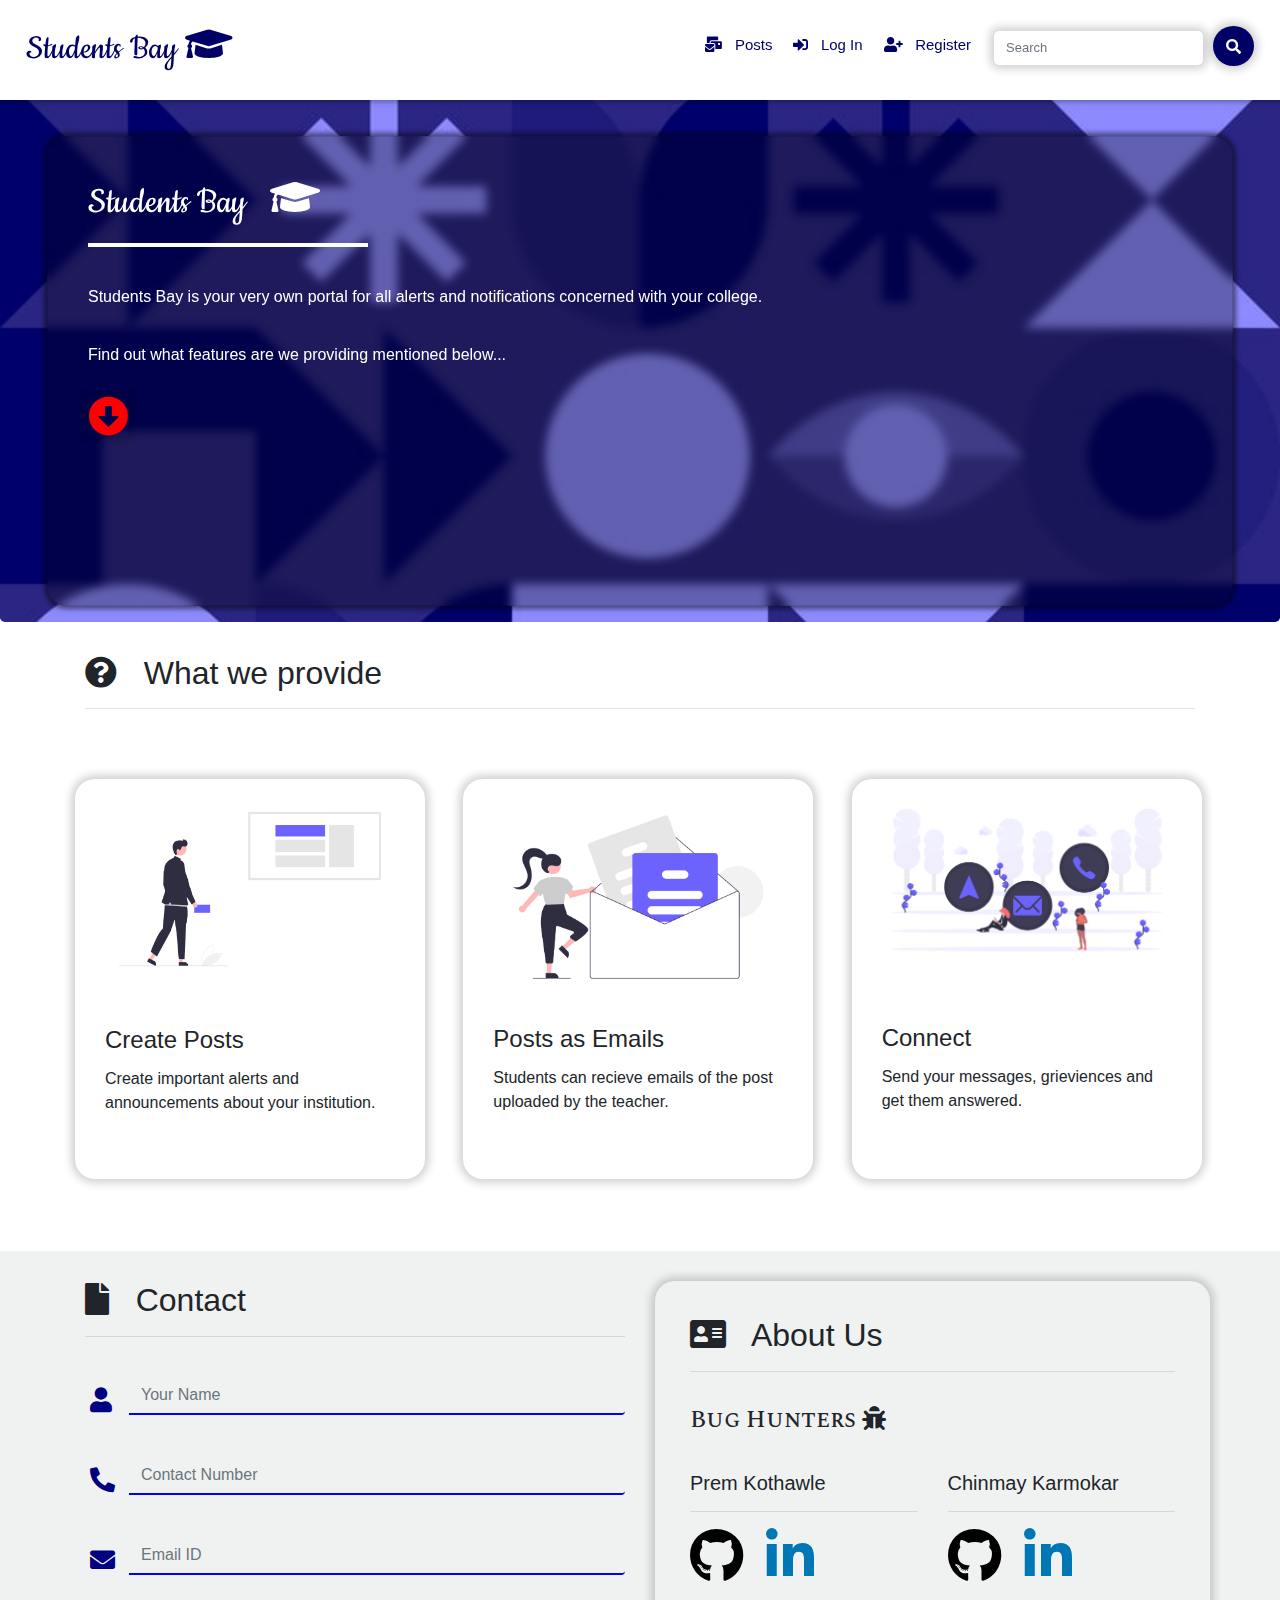
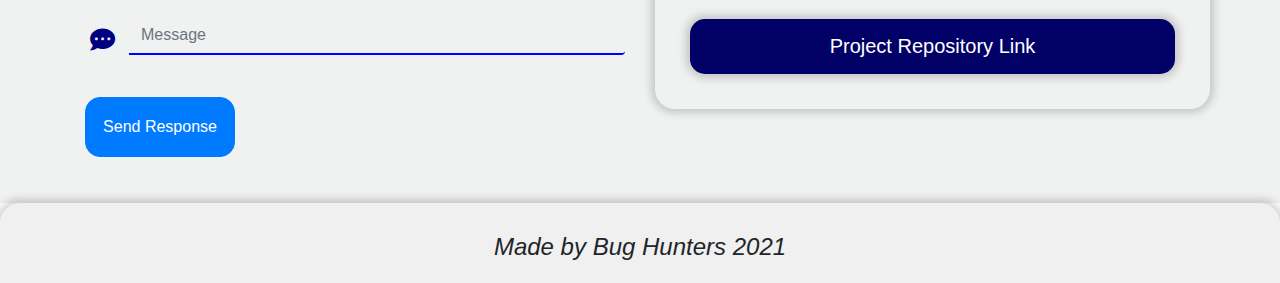
<file: src/index.html>
<html>
    <head>
        <title>Students Bay</title>
        <meta charset="utf-8">
        <meta name="viewport" content="width=device-width, initial-scale=1">
        <link rel="stylesheet" href="https://maxcdn.bootstrapcdn.com/bootstrap/4.5.2/css/bootstrap.min.css">
        <script src="https://ajax.googleapis.com/ajax/libs/jquery/3.5.1/jquery.min.js"></script>
        <script src="https://cdnjs.cloudflare.com/ajax/libs/popper.js/1.16.0/umd/popper.min.js"></script>
        <script src="https://maxcdn.bootstrapcdn.com/bootstrap/4.5.2/js/bootstrap.min.js"></script>
        <link rel="preconnect" href="https://fonts.gstatic.com">
        <link rel="stylesheet" href="https://cdnjs.cloudflare.com/ajax/libs/font-awesome/5.15.3/css/all.min.css">
        <link href="https://fonts.googleapis.com/css2?family=Cookie&display=swap" rel="stylesheet">
        <link rel="preconnect" href="https://fonts.gstatic.com">
        <link href="https://fonts.googleapis.com/css2?family=Spectral+SC&display=swap" rel="stylesheet">
        <link rel="stylesheet"href="https://cdnjs.cloudflare.com/ajax/libs/animate.css/4.1.1/animate.min.css"/>
        <link rel="stylesheet" type="text/css" href="styles.css">
    </head>

    <body>
        <nav class="navbar navbar-expand-md fixed-top" id="navs">
            <a class="navbar-brand" href="index.html"  style="color: #000066; margin-left: 10px; margin-top: 5px;">
                <h1 class="brand" style="font-family: Cookie;">Students Bay <i class="fas fa-graduation-cap"></i></h1>
            </a>
        
            <button class="navbar-toggler" type="button" data-toggle="collapse" data-target="#collapsibleNavbar">
            <span class="navbar-toggler-icon">
                <i class="fas fa-bars"></i>
            </span>
            </button>
        
            <div class="collapse navbar-collapse" id="collapsibleNavbar">
                <ul class="navbar-nav ml-auto">
                    <li class="nav-item">
                        <a class="nav-link" href="posts.html"><h5 class="items"><i class="fas fa-mail-bulk"></i> &nbsp; Posts</h5></a>
                    </li>
                    <br>
                    <li class="nav-item">
                        <a class="nav-link" href="login.html"><h5 class="items"><i class="fas fa-sign-in-alt"></i> &nbsp; Log In</h5></a>
                    </li>
                    <br>
                    <li class="nav-item">
                        <a class="nav-link" href="register.html"><h5 class="items"><i class="fas fa-user-plus"></i> &nbsp; Register</h5></a>
                    </li>
                    <br>
                    <form method="get" action="/search" class="d-flex search_box">
                        <input class="form-control search" type="search" placeholder="Search" name="query" id="query">
                        <button class="search_btn" type="submit"><i class="fas fa-search"></i></button>
                    </form>
                </ul>
            </div>
        </nav>

        <br><br><br>

        <div class="jumbotron intro_div">
            <div class="container-fluid">
                <div class="row">
                    <div class="col-md-12">
                        <div class="card intro_card animate__animated animate__zoomIn">
                            <div class="card-body">
                                <h1 style="font-family: Cookie;">Students Bay &nbsp; <i class="fas fa-graduation-cap"></i></h1>
                                <hr class="intro_hr" align="left">
                                <br>
                                <h6>
                                    Students Bay is your very own portal for all alerts and notifications concerned with your college.
                                    <br><br><br>
                                    Find out what features are we providing mentioned below...
                                </h6>
                                <br>
                                <h1><i class="fas fa-arrow-alt-circle-down"></i></h1>
                            </div>
                        </div>  
                    </div>      
                </div>
            </div> 
        </div>

        <div class="container">
            <h2><i class="fas fa-question-circle"></i> &nbsp; What we provide</h2>
            <hr>
            <br>
            <div class="row full_provide_div">
                <div class="col-md-4">
                    <div class="card provide_card animate__animated animate__fadeInLeft">
                        <img class="card-img-top" src="../assets/images/create.png" alt="Card image" style="width:100%">
                        <div class="card-body">
                            <h4 class="card-title" style="margin-top: 17px;">Create Posts</h4>
                            <p class="card-text">Create important alerts and announcements about your institution.</p>
                        </div>
                    </div>
                </div>
                <div class="col-md-4">
                    <div class="card provide_card animate__animated animate__fadeInLeft">
                        <img class="card-img-top" src="../assets/images/email.png" alt="Card image" style="width:100%">
                        <div class="card-body">
                            <h4 class="card-title">Posts as Emails</h4>
                            <p class="card-text">Students can recieve emails of the post uploaded by the teacher.</p>
                        </div>
                    </div>
                </div>
                <div class="col-md-4">
                    <div class="card provide_card animate__animated animate__fadeInLeft">
                        <img class="card-img-top" src="../assets/images/contact.png" alt="Card image" style="width:100%">
                        <div class="card-body">
                            <h4 class="card-title" style="margin-top: 33px;">Connect</h4>
                            <p class="card-text">Send your messages, grieviences and get them answered.</p>
                        </div>
                    </div>
                </div>
            </div>
        </div>

        <br><br><br>

        <div class="contact_div">
            <div class="container">
                <div class="row">
                    <div class="col-md-6">
                        <h2><i class="fas fa-file"></i> &nbsp; Contact</h2>
                        <hr>
                        <br>
                        <form>
                            <div class="input-group mb-3">
                                <div class="input-group-prepend">
                                    <i class="fas fa-user"></i>
                                </div>
                                <input type="text" class="form-control contact_form" placeholder="Your Name">
                            </div>
                            <br>
                            <div class="input-group mb-3">
                                <div class="input-group-prepend">
                                    <i class="fas fa-phone-alt"></i>
                                </div>
                                <input type="text" class="form-control contact_form" placeholder="Contact Number">
                            </div>
                            <br>
                            <div class="input-group mb-3">
                                <div class="input-group-prepend">
                                    <i class="fas fa-envelope"></i>
                                </div>
                                <input type="text" class="form-control contact_form" placeholder="Email ID">
                            </div>
                            <br>
                            <div class="input-group mb-3">
                                <div class="input-group-prepend">
                                    <i class="fas fa-comment-dots"></i>
                                </div>
                                <input type="text" class="form-control contact_form" placeholder="Message">
                            </div>
                            <br>
                            <button type="submit" class="btn btn-primary">Send Response</button>
                        </form>
                    </div>
                    <div class="col-md-6">
                        <div class="card about_card animate__animated animate__bounceIn">
                            <div class="card-body">
                                <h2><i class="fas fa-address-card"></i> &nbsp; About Us</h2>
                                <hr>
                                <br>
                                <h4 style="font-family: Spectral SC;">Bug Hunters <i class="fas fa-bug"></i></h4>
                                <br>
                                <div class="row">
                                    <div class="col-md-6 bio">
                                        <h5>Prem Kothawle</h5>
                                        <hr>
                                        <a href="https://github.com/kothawleprem" target="_blank"><i class="fab fa-github"></i></a>
                                        <a href="https://in.linkedin.com/public-profile/in/premkothawle?challengeId=AQGGrVILuc7mNQAAAXdIXRqTv00S5rmv_j21Vz_wRu8nQDt14KyNpn4hUdXcizuLx17BkvKyp97b-AttVulTKk_tZaVB0qZbUg&submissionId=98038d91-ee5b-5e16-1547-bd78670a3a16" target="_blank"><i class="fab fa-linkedin-in"></i></a>
                                    </div>
                                    
                                    <div class="col-md-6 bio">
                                        <h5>Chinmay Karmokar</h5>
                                        <hr>
                                        <a href="https://github.com/chinmaykarmokar" target="_blank"><i class="fab fa-github"></i></a>
                                        <a href="https://www.linkedin.com/in/chinmay-karmokar-b0042b174/" target="_blank"><i class="fab fa-linkedin-in"></i></a>
                                    </div>
                                </div>
                                <br><br>
                                <button class="proj_btn btn-lg btn-block"><a target="_blank" href="https://github.com/kothawleprem/StudentsBay">Project Repository Link</a></button>
                            </div>
                        </div>
                    </div>
                </div>
            </div>
        </div>

        <footer>
            <h4><i>Made by Bug Hunters 2021</i></h4>
        </footer>

    </body>
</html>
</file>
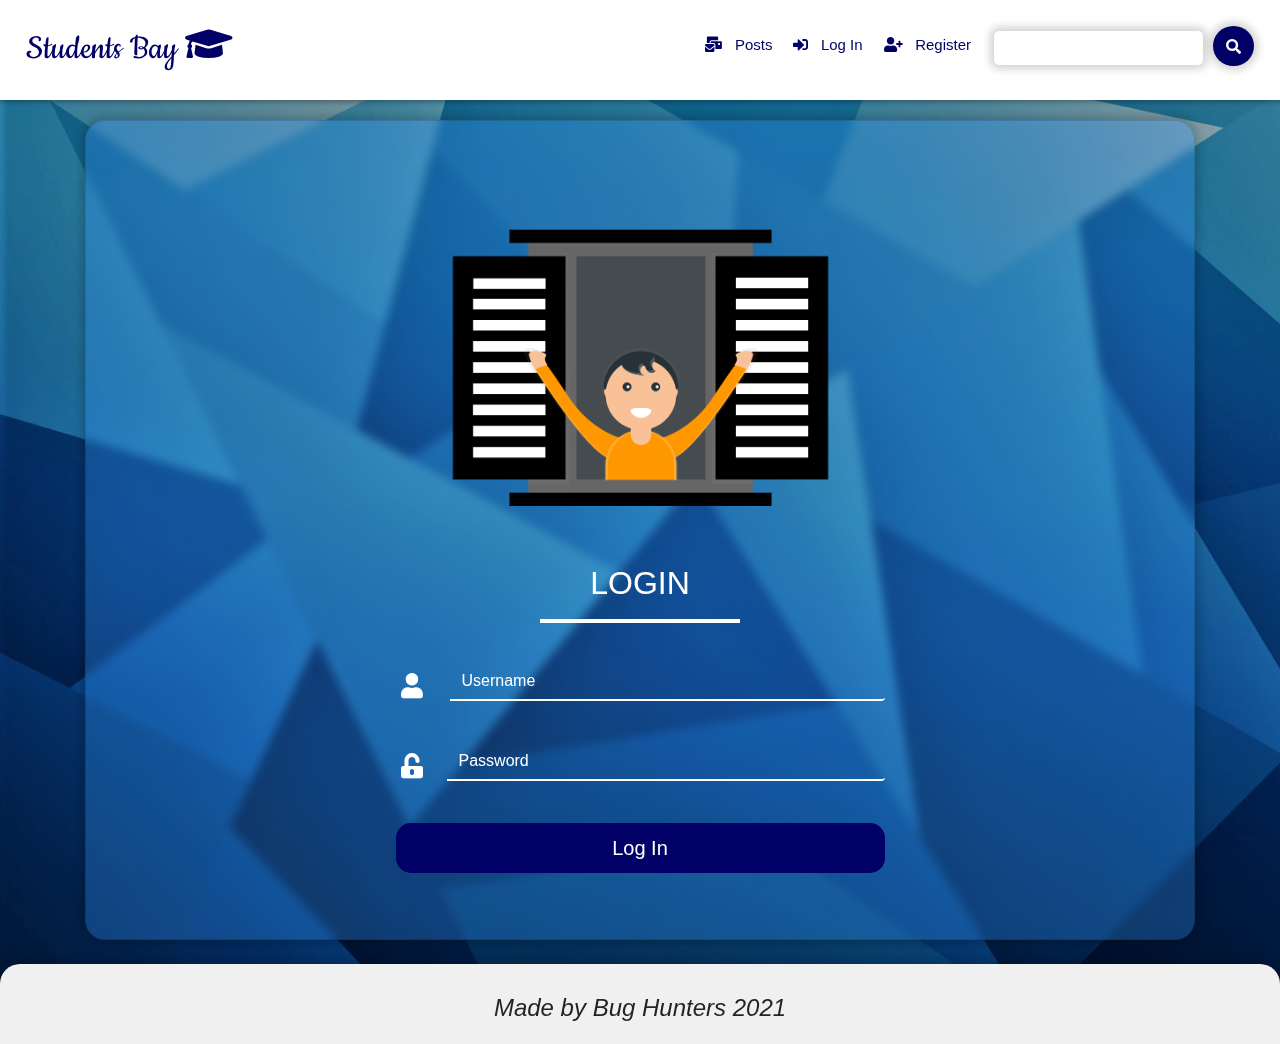
<file: src/login.html>
<html>
    <head>
        <title>Login | Students Bay</title>
        <meta charset="utf-8">
        <meta name="viewport" content="width=device-width, initial-scale=1">
        <link rel="stylesheet" href="https://maxcdn.bootstrapcdn.com/bootstrap/4.5.2/css/bootstrap.min.css">
        <script src="https://ajax.googleapis.com/ajax/libs/jquery/3.5.1/jquery.min.js"></script>
        <script src="https://cdnjs.cloudflare.com/ajax/libs/popper.js/1.16.0/umd/popper.min.js"></script>
        <script src="https://maxcdn.bootstrapcdn.com/bootstrap/4.5.2/js/bootstrap.min.js"></script>
        <link rel="preconnect" href="https://fonts.gstatic.com">
        <link rel="stylesheet" href="https://cdnjs.cloudflare.com/ajax/libs/font-awesome/5.15.3/css/all.min.css">
        <link href="https://fonts.googleapis.com/css2?family=Cookie&display=swap" rel="stylesheet">
        <link rel="stylesheet" type="text/css" href="styles.css">
        <style>
            body {
                background-image: url("../assets/images/util.jpg");
                background-size: cover;
                margin-bottom: 50px !important;
            }

            ::placeholder {
                color: #fff !important;
            }

            .fa-user {
                color: #fff;
            }

            .fa-unlock-alt {
                color: #fff;
            }

            input:focus { 
                outline: none !important;
                background-color: rgba(255, 255, 255, 0) !important;
                color: #fff !important;
            }
        </style>
    </head>

    <body>
        <nav class="navbar navbar-expand-md fixed-top" id="navs">
            <a class="navbar-brand" href="index.html" style="color: #000066; margin-left: 10px; margin-top: 5px;">
                <h1 class="brand" style="font-family: Cookie;">Students Bay <i class="fas fa-graduation-cap"></i></h1>
            </a>
        
            <button class="navbar-toggler" type="button" data-toggle="collapse" data-target="#collapsibleNavbar">
            <span class="navbar-toggler-icon">
                <i class="fas fa-bars"></i>
            </span>
            </button>
        
            <div class="collapse navbar-collapse" id="collapsibleNavbar">
                <ul class="navbar-nav ml-auto">
                    <li class="nav-item">
                        <a class="nav-link" href="posts.html"><h5 class="items"><i class="fas fa-mail-bulk"></i> &nbsp; Posts</h5></a>
                    </li>
                    <br>
                    <li class="nav-item">
                        <a class="nav-link" href="login.html"><h5 class="items"><i class="fas fa-sign-in-alt"></i> &nbsp; Log In</h5></a>
                    </li>
                    <br>
                    <li class="nav-item">
                        <a class="nav-link" href="register.html"><h5 class="items"><i class="fas fa-user-plus"></i> &nbsp; Register</h5></a>
                    </li>
                    <br>
                    <form method="get" action="/search" class="d-flex search_box">
                        <input class="form-control search" type="search" placeholder="Search" name="query" id="query">
                        <button class="search_btn" type="submit"><i class="fas fa-search"></i></button>
                    </form>
                </ul>
            </div>
        </nav>

        <br><br><br><br><br>

        <div class="container">
            <div class="row">
                <div class="card login_card">
                    <div class="card-body">
                        <div class="row">
                            <div class="col-md-3"></div>
                            <div class="col-md-6">
                                <img src="../assets/images/login.png" alt="Card image" style="width:100%">
                            </div>
                            <div class="col-md-3"></div>
                        </div>
                        <div class="row">
                            <div class="col-md-3"></div>
                            <div class="col-md-6">
                                <h2 align="center">LOGIN</h2>
                                <hr class="login_hr">
                                <br>
                                <form>
                                    <div class="input-group mb-3">
                                        <div class="input-group-prepend">
                                            <i class="fas fa-user"></i>
                                        </div>
                                        <input type="text" class="form-control login_form" placeholder="Username">
                                    </div>
                                    <br>
                                    <div class="input-group mb-3">
                                        <div class="input-group-prepend">
                                            <i class="fas fa-unlock-alt"></i>
                                        </div>
                                        <input type="password" class="form-control login_form" placeholder="Password">
                                    </div>
                                    <br>
                                    <button type="submit" class="btn btn-success btn-lg btn-block">Log In</button>
                                </form>
                            </div>
                            <div class="col-md-3"></div>
                        </div>
                    </div>
                </div>
            </div>
        </div>
        <br>
        <footer>
            <h4><i>Made by Bug Hunters 2021</i></h4>
        </footer>
    </body>
</html>
</file>
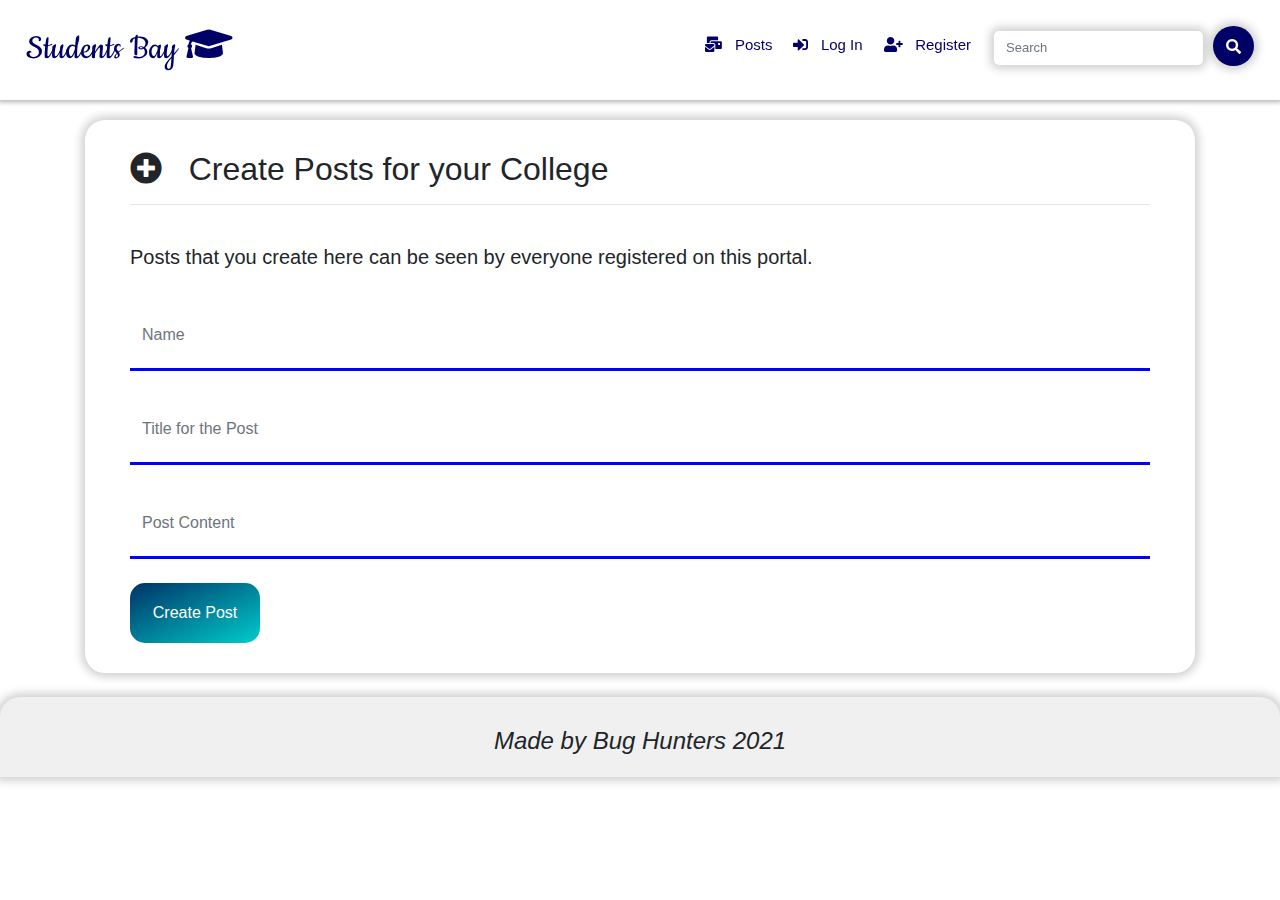
<file: src/posts.html>
<html>
    <head>
        <title>Posts | Students Bay</title>
        <meta charset="utf-8">
        <meta name="viewport" content="width=device-width, initial-scale=1">
        <link rel="stylesheet" href="https://maxcdn.bootstrapcdn.com/bootstrap/4.5.2/css/bootstrap.min.css">
        <script src="https://ajax.googleapis.com/ajax/libs/jquery/3.5.1/jquery.min.js"></script>
        <script src="https://cdnjs.cloudflare.com/ajax/libs/popper.js/1.16.0/umd/popper.min.js"></script>
        <script src="https://maxcdn.bootstrapcdn.com/bootstrap/4.5.2/js/bootstrap.min.js"></script>
        <link rel="preconnect" href="https://fonts.gstatic.com">
        <link rel="stylesheet" href="https://cdnjs.cloudflare.com/ajax/libs/font-awesome/5.15.3/css/all.min.css">
        <link href="https://fonts.googleapis.com/css2?family=Cookie&display=swap" rel="stylesheet">
        <link rel="stylesheet" type="text/css" href="styles.css">
    </head>

    <body>
        <nav class="navbar navbar-expand-md fixed-top" id="navs">
            <a class="navbar-brand" href="index.html" style="color: #000066; margin-left: 10px; margin-top: 5px;">
                <h1 class="brand" style="font-family: Cookie;">Students Bay <i class="fas fa-graduation-cap"></i></h1>
            </a>
        
            <button class="navbar-toggler" type="button" data-toggle="collapse" data-target="#collapsibleNavbar">
            <span class="navbar-toggler-icon">
                <i class="fas fa-bars"></i>
            </span>
            </button>
        
            <div class="collapse navbar-collapse" id="collapsibleNavbar">
                <ul class="navbar-nav ml-auto">
                    <li class="nav-item">
                        <a class="nav-link" href="posts.html"><h5 class="items"><i class="fas fa-mail-bulk"></i> &nbsp; Posts</h5></a>
                    </li>
                    <br>
                    <li class="nav-item">
                        <a class="nav-link" href="login.html"><h5 class="items"><i class="fas fa-sign-in-alt"></i> &nbsp; Log In</h5></a>
                    </li>
                    <br>
                    <li class="nav-item">
                        <a class="nav-link" href="register.html"><h5 class="items"><i class="fas fa-user-plus"></i> &nbsp; Register</h5></a>
                    </li>
                    <br>
                    <form method="get" action="/search" class="d-flex search_box">
                        <input class="form-control search" type="search" placeholder="Search" name="query" id="query">
                        <button class="search_btn" type="submit"><i class="fas fa-search"></i></button>
                    </form>
                </ul>
            </div>
        </nav>

        <br><br><br><br><br>

        <div class="container">
            <div class="row">
                <div class="col-md-12">
                    <div class="card contact_card">
                        <div class="card-body">
                            <div class="container">
                                <div class="row">
                                    <div class="col-md-12">
                                        <h2><i class="fas fa-plus-circle"></i> &nbsp; Create Posts for your College</h2>
                                        <hr>
                                        <br>
                                        <h5>Posts that you create here can be seen by everyone registered on this portal.</h5>
                                        <br>
                                        <input class="form-control posts" type="text" placeholder="Name">
                                        <br>
                                        <input class="form-control posts" type="text" placeholder="Title for the Post">
                                        <br>
                                        <input class="form-control posts" type="text" placeholder="Post Content">
                                        <br>
                                        <button class="btn create_btn">Create Post</button>
                                    </div>
                                </div>
                            </div>
                        </div>
                    </div>
                </div>
            </div>
        </div>
        <br>
        <footer>
            <h4><i>Made by Bug Hunters 2021</i></h4>
        </footer>
    </body>
</html>
</file>
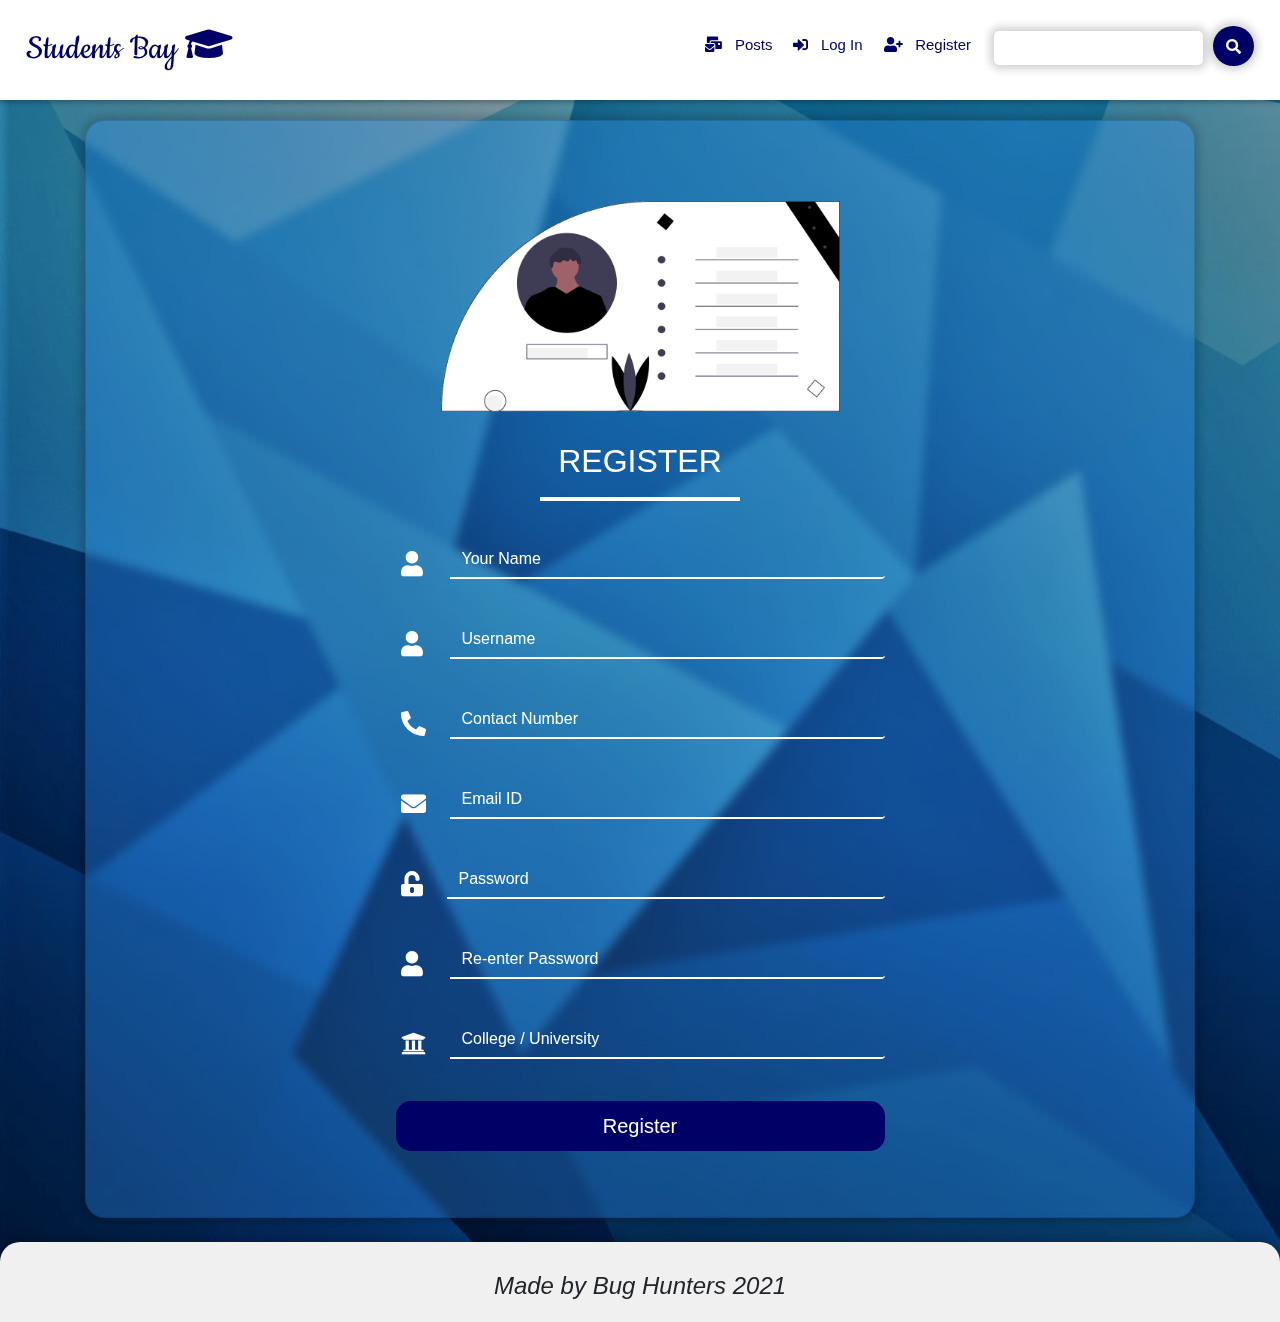
<file: src/register.html>
<html>
    <head>
        <title>Register | Students Bay</title>
        <meta charset="utf-8">
        <meta name="viewport" content="width=device-width, initial-scale=1">
        <link rel="stylesheet" href="https://maxcdn.bootstrapcdn.com/bootstrap/4.5.2/css/bootstrap.min.css">
        <script src="https://ajax.googleapis.com/ajax/libs/jquery/3.5.1/jquery.min.js"></script>
        <script src="https://cdnjs.cloudflare.com/ajax/libs/popper.js/1.16.0/umd/popper.min.js"></script>
        <script src="https://maxcdn.bootstrapcdn.com/bootstrap/4.5.2/js/bootstrap.min.js"></script>
        <link rel="preconnect" href="https://fonts.gstatic.com">
        <link rel="stylesheet" href="https://cdnjs.cloudflare.com/ajax/libs/font-awesome/5.15.3/css/all.min.css">
        <link href="https://fonts.googleapis.com/css2?family=Cookie&display=swap" rel="stylesheet">
        <link rel="stylesheet" type="text/css" href="styles.css">
        <style>
            body {
                background-image: url("../assets/images/util.jpg");
                background-size: cover;
                margin-bottom: 50px !important;
            }

            ::placeholder {
                color: #fff !important;
            }

            .fa-user {
                color: #fff;
            }

            .fa-phone-alt {
                color: #fff;
            }

            .fa-envelope {
                color: #fff;
            }

            .fa-university {
                color: #fff;
            }

            .fa-unlock-alt {
                color: #fff;
            }

            input:focus { 
                outline: none !important;
                background-color: rgba(255, 255, 255, 0) !important;
                color: #fff !important;
            }
        </style>
    </head>

    <body>
        <nav class="navbar navbar-expand-md fixed-top" id="navs">
            <a class="navbar-brand" href="index.html" style="color: #000066; margin-left: 10px; margin-top: 5px;">
                <h1 class="brand" style="font-family: Cookie;">Students Bay <i class="fas fa-graduation-cap"></i></h1>
            </a>
        
            <button class="navbar-toggler" type="button" data-toggle="collapse" data-target="#collapsibleNavbar">
            <span class="navbar-toggler-icon">
                <i class="fas fa-bars"></i>
            </span>
            </button>
        
            <div class="collapse navbar-collapse" id="collapsibleNavbar">
                <ul class="navbar-nav ml-auto">
                    <li class="nav-item">
                        <a class="nav-link" href="posts.html"><h5 class="items"><i class="fas fa-mail-bulk"></i> &nbsp; Posts</h5></a>
                    </li>
                    <br>
                    <li class="nav-item">
                        <a class="nav-link" href="login.html"><h5 class="items"><i class="fas fa-sign-in-alt"></i> &nbsp; Log In</h5></a>
                    </li>
                    <br>
                    <li class="nav-item">
                        <a class="nav-link" href="register.html"><h5 class="items"><i class="fas fa-user-plus"></i> &nbsp; Register</h5></a>
                    </li>
                    <br>
                    <form method="get" action="/search" class="d-flex search_box">
                        <input class="form-control search" type="search" placeholder="Search" name="query" id="query">
                        <button class="search_btn" type="submit"><i class="fas fa-search"></i></button>
                    </form>
                </ul>
            </div>
        </nav>

        <br><br><br><br><br>

        <div class="container">
            <div class="row">
                <div class="card login_card">
                    <div class="card-body">
                        <div class="row">
                            <div class="col-md-3"></div>
                            <div class="col-md-6">
                                <img src="../assets/images/register.png" alt="Card image" style="width:100%">
                            </div>
                            <div class="col-md-3"></div>
                        </div>
                        <div class="row">
                            <div class="col-md-3"></div>
                            <div class="col-md-6">
                                <h2 align="center">REGISTER</h2>
                                <hr class="login_hr">
                                <br>
                                <form>
                                    <div class="input-group mb-3">
                                        <div class="input-group-prepend">
                                            <i class="fas fa-user"></i>
                                        </div>
                                        <input type="text" class="form-control login_form" placeholder="Your Name">
                                    </div>
                                    <br>
                                    <div class="input-group mb-3">
                                        <div class="input-group-prepend">
                                            <i class="fas fa-user"></i>
                                        </div>
                                        <input type="text" class="form-control login_form" placeholder="Username">
                                    </div>
                                    <br>
                                    <div class="input-group mb-3">
                                        <div class="input-group-prepend">
                                            <i class="fas fa-phone-alt"></i>
                                        </div>
                                        <input type="text" class="form-control login_form" placeholder="Contact Number">
                                    </div>
                                    <br>
                                    <div class="input-group mb-3">
                                        <div class="input-group-prepend">
                                            <i class="fas fa-envelope"></i>
                                        </div>
                                        <input type="text" class="form-control login_form" placeholder="Email ID">
                                    </div>
                                    <br>
                                    <div class="input-group mb-3">
                                        <div class="input-group-prepend">
                                            <i class="fas fa-unlock-alt"></i>
                                        </div>
                                        <input type="password" class="form-control login_form" placeholder="Password">
                                    </div>
                                    <br>
                                    <div class="input-group mb-3">
                                        <div class="input-group-prepend">
                                            <i class="fas fa-user"></i>
                                        </div>
                                        <input type="password" class="form-control login_form" placeholder="Re-enter Password">
                                    </div>
                                    <br>
                                    <div class="input-group mb-3">
                                        <div class="input-group-prepend">
                                            <i class="fas fa-university"></i>
                                        </div>
                                        <input type="text" class="form-control login_form" placeholder="College / University">
                                    </div>
                                    <br>
                                    <button type="submit" class="btn btn-success btn-lg btn-block">Register</button>
                                </form>
                            </div>
                            <div class="col-md-3"></div>
                        </div>
                    </div>
                </div>
            </div>
        </div>
        <br>
        <footer>
            <h4><i>Made by Bug Hunters 2021</i></h4>
        </footer>
    </body>
</html>
</file>
<file: src/styles.css>
#navs {
    background-color: #fff;
    box-shadow: 0px 0px 5px 2px rgba(0,0,0,0.3);
}

.navbar-nav {
    padding: 10px;
}

.nav-item {
    margin-top: 8px;
}

.nav-link {
    color: #000066 !important;
    margin-right: 5px;
    padding: 5px;
}

.search {
    border: none;
    border-radius: 5px;
    box-shadow: 0px 0px 8px 4px rgba(0, 0, 0, 0.18);
    margin-left: 10px;
}

.search_btn {
    background-color: #000066;
    height: 40px;
    width: 50px;
    text-align: center;
    font-size: 20px;
    color: #fff;
    margin-left: 10px;
    border: none;
    border-radius: 50%;
    box-shadow: 0px 0px 8px 4px rgba(0, 0, 0, 0.18);
}

.search_box {
    margin-top: 8px;
}

.intro_div {
    height: 500px;
    background-image: url("../assets/images/intro.jpg");
    background-size: cover;
}

.intro_card {
    background-color: rgba(0, 0, 0, 0.3);
    color: #fff;
    -webkit-backdrop-filter: blur(5px);
    backdrop-filter: blur(5px);
    border-radius: 20px;
    box-shadow: 0px 0px 5px 2.5px rgba(0,0,0,0.5);
    height: 400px;
    padding: 20px;
    animation: zoomIn;
    animation-duration: 2s;
}

.intro_hr {
    border: 2px solid #fff;
    /* margin-top: 25px; */
    width: 25%;
}

.fa-arrow-alt-circle-down {
    color: red !important;
    box-shadow: 0px 0px 8px 4px rgba(0, 0, 0, 0.18);
}

.posts {
    height: 70px;
    border: none;
    border-radius: 0px;
    border-bottom: 3px solid blue;
    /* width: 800px; */
}

.posts:hover {
    border-bottom: 3px solid red;
    transition: 0.5s;
}

.create_btn {
    background-image: linear-gradient(to bottom right, #003366, #00cccc);
    width: 130px;
    border-radius: 15px;
    color: #fff;
    border: none;
    height: 60px;
}

.create_btn:hover {
    box-shadow: 0px 0px 5px 2px rgba(0,0,0,0.3);
    color: #fff;
    transition: 0.5s;
}

.provide_card {
    border-radius: 20px;
    padding: 10px;
    border: none;
    height: 400px;
    box-shadow: 0px 0px 8px 4px rgba(0,0,0,0.18);
    animation: fadeInLeft;
    animation-duration: 5s;
}

.popular_posts {
    border-radius: 20px;
    padding: 20px;
    border: none;
    box-shadow: 0px 0px 8px 4px rgba(0,0,0,0.18);
}

.pop_post_hr {
    border: 2px solid #000066;
    margin-top: 25px;
    width: 25%;
}

.btn-info {
    margin-top: 5px;
    margin-bottom: 5px;
    border-radius: 15px;
}

.card-img-top {
    border-top-left-radius: 20px;
    border-top-right-radius: 20px;
}

.fa-user {
    font-size: 25px;
    color: #000080;
    margin-top: 5px;
    padding: 5px;
    margin-right: 8px;
}

.fa-phone-alt {
    font-size: 25px;
    color: #000080;
    margin-top: 5px;
    padding: 5px;
    margin-right: 5px;
}

.fa-envelope {
    font-size: 25px;
    color: #000080;
    margin-top: 5px;
    padding: 5px;
    margin-right: 5px;
}

.fa-comment-dots {
    font-size: 25px;
    color: #000080;
    margin-top: 5px;
    padding: 5px;
    margin-right: 5px;
}

.fa-unlock-alt {
    font-size: 25px;
    color: #000080;
    margin-top: 5px;
    padding: 5px;
    margin-right: 5px;
}

.fa-university {
    font-size: 25px;
    color: #000080;
    margin-top: 5px;
    padding: 5px;
    margin-right: 5px;
}

.fa-github {
    font-size: 55px;
    color: #000;
}

.fa-linkedin-in {
    margin-left: 20px;
    font-size: 55px;
    color: #0077b5;
}

.contact_card {
    border: none;
    border-radius: 20px;
    box-shadow: 0px 0px 8px 4px rgba(0,0,0,0.18);
    padding: 10px;
}

.contact_form {
    border: none;
    background-color: #f0f2f2;
    margin-left: 5px;
    border-bottom: 2.5px solid blue;
}

.contact_form:hover {
    border-bottom: 2.5px solid red;
    transition: 0.5s;
}

.contact_div {
    padding-top: 30px;
    padding: 30px;
    background-color: #f0f2f2;
}

.btn-primary {
    width: 150px;
    height: 60px;
    border-radius: 15px;
}

.about_card {
    background-color: #f0f2f2;
    border: none;
    border-radius: 20px;
    box-shadow: 0px 0px 8px 4px rgba(0,0,0,0.18);
    padding: 15px;
    padding-left: 20px;
    animation: bounceIn;
    animation-duration: 7s;
}

.bio {
    margin-top: 10px;
}

.proj_btn {
    background-color: #000066;
    border: none;
    border-radius: 15px;
    box-shadow: 0px 0px 8px 4px rgba(0, 0, 0, 0.18);
    height: 55px;
    padding: 10px;
}

.proj_btn > a {
    color: #fff;
    text-decoration: none;
}

.login_card {
    background-color: rgba(51, 153, 255, 0.3);
    color: #fff;
    -webkit-backdrop-filter: blur(20px);
    backdrop-filter: blur(5px);
    padding: 30px;
    border-radius: 20px;
    margin-left: 15px;
    margin-right: 15px;
    border-radius: 20px;
    box-shadow: 0px 0px 8px 4px rgba(0,0,0,0.18);
}

.login_form {
    border: none;
    background-color:  rgba(255, 255, 255, 0);
    color: #fff;
    border-bottom: 2px solid #fff;
    margin-left: 15px;
}

.login_hr {
    border: 2px solid #fff;
    text-align: center;
    width: 40%;
}

.btn-success {
    /* width: 95px;
    height: 50px; */
    padding: 10px;
    border: none;
    border-radius: 15px;
    background-color: #000066;
}

.btn-success:hover {
    background-color: blueviolet;
}

.post_card {
    border: none;
    padding: 20px;
    border-radius: 20px;
    box-shadow: 0px 0px 8px 4px rgba(0, 0, 0, 0.18);
}

.comment_box {
    border: none;
    height: 50px;
    border-radius: 0px;
    border-bottom: 2px solid #ff0000;
}

.comment_submit {
    background-color: #000066;
    color: #fff;
    border: none;
    border-radius: 20px;
    box-shadow: 0px 0px 8px 4px rgba(0, 0, 0, 0.18);
    width: 150px;
}

footer {
    background-color: #f0f0f0;
    height: 80px;
    padding: 30px;
    text-align: center;
    border-top-left-radius: 20px;
    border-top-right-radius: 20px;
    box-shadow: 0px 0px 8px 4px rgba(0, 0, 0, 0.18);
    /* bottom: 0px; */
    position: absolute;
    width: 100%;
}

/* Media Queries */
@media screen and (min-width: 425px) {
    .provide_card {
        border-radius: 20px;
        margin-top: 30px;
        margin-left: 15px;
        margin-right: 15px;
        padding: 10px;
        border: none;
        height: 400px;
        box-shadow: 0px 0px 8px 4px rgba(0,0,0,0.18);
    }    
}

@media screen and (min-width: 375px) {
    .intro_card {
        background-color: rgba(0, 0, 0, 0.3);
        color: #fff;
        -webkit-backdrop-filter: blur(5px);
        backdrop-filter: blur(5px);
        border-radius: 20px;
        box-shadow: 0px 0px 5px 2.5px rgba(0,0,0,0.5);
        height: 430px;
        padding: 20px;
    }

    .provide_card {
        border-radius: 20px;
        margin-top: 30px;
        margin-left: 15px;
        margin-right: 15px;
        padding: 10px;
        border: none;
        height: 400px;
        box-shadow: 0px 0px 8px 4px rgba(0,0,0,0.18);
    }
    
    .about_card {
        background-color: #f0f2f2;
        margin-left: -20px;
        margin-right: -20px;
        border: none;
        border-radius: 20px;
        box-shadow: 0px 0px 8px 4px rgba(0,0,0,0.18);
        padding: 15px;
        padding-left: 20px;
    }
}

@media screen and (min-width: 320px) {
    .brand {
        font-size: 38px;
    }

    .intro_div {
        height: 550px;
    }

    .intro_card {
        background-color: rgba(0, 0, 0, 0.3);
        color: #fff;
        -webkit-backdrop-filter: blur(5px);
        backdrop-filter: blur(5px);
        border-radius: 20px;
        box-shadow: 0px 0px 5px 2.5px rgba(0,0,0,0.5);
        height: 470px;
        padding: 20px;
    }

    .provide_card {
        border-radius: 20px;
        margin-top: 30px;
        margin-left: 15px;
        margin-right: 15px;
        padding: 10px;
        border: none;
        height: 400px;
        box-shadow: 0px 0px 8px 4px rgba(0,0,0,0.18);
    }  
    
    .about_card {
        background-color: #f0f2f2;
        margin-left: -35px;
        margin-right: -35px;
        border: none;
        border-radius: 20px;
        box-shadow: 0px 0px 8px 4px rgba(0,0,0,0.18);
        padding: 15px;
        padding-left: 20px;
    }
}

@media screen and (min-width: 768px) {
    .brand {
        font-size: 25px;
    }

    .nav-item {
        margin-top: 13px;
    }

    .items {
        font-size: 11px;
    }

    .search {
        font-size: 11px;
    }

    .search_btn {
        font-size: 10px;
        height: 30px;
        width: 35px;
    }

    .provide_card {
        border-radius: 20px;
        /* margin-top: 30px;
        margin-right: 15px !important; */
        /* margin-right: 15px; */
        padding: 10px;
        border: none;
        height: 350px;
        width: 220px;
        box-shadow: 0px 0px 8px 4px rgba(0,0,0,0.18);
    }
    
    .full_provide_div {
        margin-left: -40px;
    }

    .about_card {
        background-color: #f0f2f2;
        margin-left: 0px;
        margin-right: -15px;
        border: none;
        border-radius: 20px;
        box-shadow: 0px 0px 8px 4px rgba(0,0,0,0.18);
        padding: 15px;
        padding-left: 15px;
    }
}

@media screen and (min-width: 992px) {
    .brand {
        font-size: 30px;
    }

    .nav-item {
        margin-top: 13px;
    }

    .items {
        font-size: 15px;
    }

    .search {
        margin-top: 5px;
        font-size: 13px;
    }

    .search_btn {
        font-size: 15px;
        height: 40px;
        width: 50px;
    }

    .provide_card {
        border-radius: 20px;
        /* margin-top: 30px;
        margin-right: 15px !important; */
        /* margin-right: 15px; */
        padding: 10px;
        border: none;
        height: 350px;
        width: 300px;
        box-shadow: 0px 0px 8px 4px rgba(0,0,0,0.18);
    }
    
    /* .full_provide_div {
        margin-left: -10px;
    } */

    .about_card {
        background-color: #f0f2f2;
        font-size: 15px;
        margin-left: 0px;
        margin-right: -15px;
        border: none;
        border-radius: 20px;
        box-shadow: 0px 0px 8px 4px rgba(0,0,0,0.18);
        padding: 15px;
        padding-left: 15px;
    }
}

@media screen and (min-width: 1200px) {
    .brand {
        font-size: 38px;
    }

    .nav-item {
        margin-top: 13px;
    }

    .items {
        font-size: 15px;
    }

    .search {
        margin-top: 5px;
        font-size: 13px;
    }

    .search_btn {
        font-size: 15px;
        height: 40px;
        width: 50px;
    }

    .provide_card {
        border-radius: 20px;
        /* margin-top: 30px;
        margin-right: 15px !important; */
        /* margin-right: 15px; */
        padding: 10px;
        border: none;
        height: 400px;
        width: 350px;
        box-shadow: 0px 0px 8px 4px rgba(0,0,0,0.18);
    }
    
    /* .full_provide_div {
        margin-left: -10px;
    } */

    .about_card {
        background-color: #f0f2f2;
        font-size: 12px;
        margin-left: 0px;
        margin-right: -15px;
        border: none;
        border-radius: 20px;
        box-shadow: 0px 0px 8px 4px rgba(0,0,0,0.18);
        padding: 15px;
        padding-left: 15px;
    }
}
</file>
